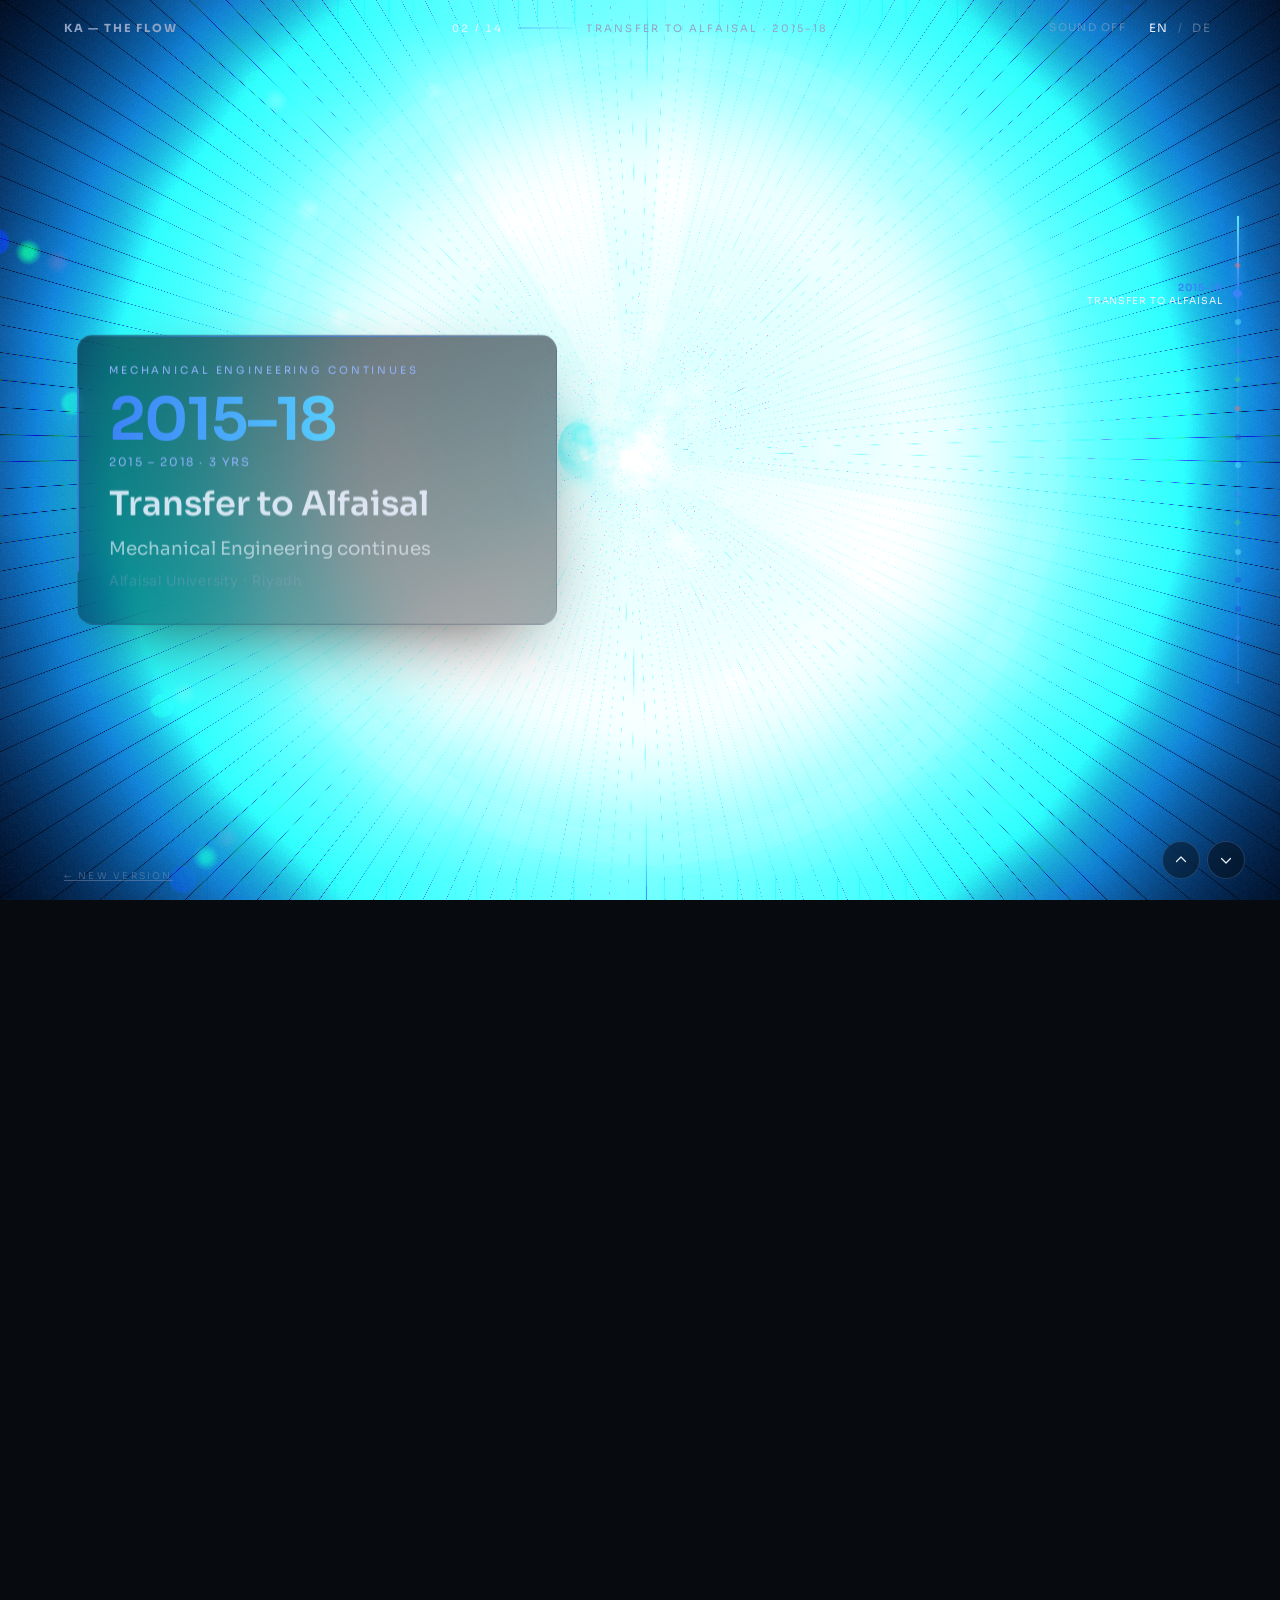
<file: classic.html>
<!doctype html>
<html lang="en">
<head>
<meta charset="utf-8" />
<meta name="viewport" content="width=device-width, initial-scale=1, viewport-fit=cover" />
<meta name="theme-color" content="#070A0F" />
<title>Khaled Abdelhadi · The Flow (classic 3D)</title>
<meta name="description" content="An interactive, cinematic CV — ride the coolant through the pipe of a simulation engineer's career." />

<link rel="preconnect" href="https://fonts.googleapis.com" />
<link rel="preconnect" href="https://fonts.gstatic.com" crossorigin />
<link href="https://fonts.googleapis.com/css2?family=Sora:wght@300;400;600;700&family=Inter:wght@400;500&display=swap" rel="stylesheet" />

<style>
  :root{
    --bg:#070A0F;
    --indigo:#3B2E8C;
    --blue-deep:#152C6E;
    --blue:#1D4ED8;
    --blue-bright:#3B82F6;
    --cyan:#5FE3FF;
    --ink:#EAF2FF;
    --ink-dim:#93A4C4;
    --font-display:"Sora", system-ui, sans-serif;
    --font-body:"Inter", system-ui, sans-serif;
  }
  *{ box-sizing:border-box; margin:0; padding:0; }
  html,body{ background:var(--bg); color:var(--ink); font-family:var(--font-body); }
  body{ overflow-x:hidden; }
  a{ color:inherit; }

  /* blended-blue gradient mesh sits behind the transparent WebGL canvas */
  .bg-mesh{
    position:fixed; inset:0; z-index:0;
    background:
      radial-gradient(60% 55% at 22% 18%, rgba(59,46,140,.55), transparent 60%),
      radial-gradient(55% 50% at 82% 22%, rgba(29,78,216,.34), transparent 62%),
      radial-gradient(70% 60% at 60% 100%, rgba(23,44,110,.55), transparent 60%),
      radial-gradient(40% 40% at 12% 82%, rgba(95,227,255,.10), transparent 60%),
      var(--bg);
  }
  #gl{ position:fixed; inset:0; width:100vw; height:100vh; z-index:1; display:block; }
  .grade{ position:fixed; inset:0; z-index:2; pointer-events:none;
    background:radial-gradient(120% 90% at 50% 42%, transparent 38%, rgba(4,6,12,.55) 80%, rgba(3,4,9,.94) 100%); }

  .overlay{ position:fixed; inset:0; z-index:3; pointer-events:none; }
  .overlay .st-inner,
  .overlay .h-inner,
  .overlay .o-inner{ position:absolute; inset:0; display:flex; flex-direction:column;
    justify-content:center; padding:clamp(1.4rem,6vw,7rem); }

  /* ---------------- header ---------------- */
  header{ position:fixed; top:0; left:0; right:0; z-index:6;
    display:flex; align-items:center; justify-content:space-between;
    padding:1.1rem clamp(1.4rem,5vw,4rem); }
  .mark{ font-family:var(--font-display); font-weight:700; letter-spacing:.16em;
    font-size:.7rem; text-transform:uppercase; color:var(--ink-dim); }
  .tools{ display:flex; align-items:center; gap:1.1rem; pointer-events:auto; }
  .lang{ display:flex; align-items:center; gap:.28rem;
    font-family:var(--font-display); font-size:.72rem; letter-spacing:.12em; }
  .lang button{ background:none; border:0; color:var(--ink); opacity:.34; cursor:pointer;
    font:inherit; padding:.2rem .3rem; letter-spacing:inherit; transition:opacity .25s; }
  .lang button.on{ opacity:1; }
  .lang span{ opacity:.22; }
  #sound{ background:none; border:0; color:var(--ink-dim); cursor:pointer;
    font-family:var(--font-display); font-size:.66rem; letter-spacing:.14em; text-transform:uppercase; opacity:.6; }
  #sound.on{ color:var(--cyan); opacity:1; }

  .rail{ position:fixed; right:clamp(.9rem,3vw,2.2rem); top:50%; transform:translateY(-50%);
    z-index:6; width:2px; height:36vh; background:rgba(147,180,255,.12); }
  .rail i{ position:absolute; left:0; right:0; top:0; height:0%;
    background:linear-gradient(var(--cyan), var(--blue-bright)); }

  /* ---------------- hero ---------------- */
  #hero{ z-index:4; }
  #hero{ --pw:clamp(170px,15.5vw,223px); --pr:clamp(1.4rem,13.9vw,200px); --pt:calc(50% - clamp(33px,3vw,39px)); }
  #hero .portrait{
    position:absolute; right:var(--pr); top:var(--pt); transform:translateY(-50%);
    width:var(--pw); aspect-ratio:1/1; border-radius:200px; overflow:hidden;
    -webkit-mask-image:radial-gradient(130% 130% at 50% 35%, #000 55%, transparent);
            mask-image:radial-gradient(130% 130% at 50% 35%, #000 55%, transparent);
  }
  #hero .portrait img{ width:100%; height:100%; object-fit:cover; object-position:49% 23%; display:block;
    filter:contrast(1.03) saturate(1.02); }
  #hero .portrait::after{ content:""; position:absolute; inset:0;
    background:linear-gradient(155deg, transparent 55%, rgba(7,10,15,.55));
    mix-blend-mode:normal; }
  #hero .h-eyebrow{ font-family:var(--font-display); letter-spacing:.34em; text-transform:uppercase;
    font-size:.66rem; color:var(--cyan); margin-bottom:1.4rem; }
  #hero h1{ font-family:var(--font-display); font-weight:300; line-height:.9;
    font-size:clamp(2.7rem,8.6vw,6.8rem); letter-spacing:-.02em; }
  #hero h1 b{ display:block; font-weight:700;
    background:linear-gradient(96deg, var(--blue-bright), var(--cyan));
    -webkit-background-clip:text; background-clip:text; color:transparent; }
  #hero .h-tag{ margin-top:1.1rem; font-family:var(--font-display); font-weight:400;
    color:var(--ink); font-size:clamp(.95rem,1.5vw,1.2rem); letter-spacing:.01em; }
  #hero .h-sub{ margin-top:1rem; max-width:34ch; color:var(--ink-dim);
    font-size:clamp(.9rem,1.25vw,1.05rem); line-height:1.65; }

  .scroll-cue{ position:absolute; left:50%; bottom:1.9rem; transform:translateX(-50%);
    font-family:var(--font-display); font-size:.62rem; letter-spacing:.34em; text-transform:uppercase;
    color:var(--ink-dim); display:flex; flex-direction:column; align-items:center; gap:.5rem; }
  .scroll-cue i{ width:1px; height:32px; background:linear-gradient(var(--cyan), transparent);
    animation:cue 1.9s ease-in-out infinite; }
  @keyframes cue{ 0%,100%{opacity:.12; transform:scaleY(.3);} 50%{opacity:1; transform:scaleY(1);} }

  /* ---------------- stations ---------------- */
  .station{ z-index:3; opacity:0; visibility:hidden; }
  .st-card{ max-width:48ch; }
  .st-kick{ font-family:var(--font-display); font-size:.64rem; letter-spacing:.28em;
    text-transform:uppercase; color:var(--cyan); margin-bottom:1rem; }
  .st-years{ font-family:var(--font-display); font-weight:700; font-size:clamp(3rem,9vw,7.2rem);
    line-height:.84; letter-spacing:-.03em;
    background:linear-gradient(94deg, var(--blue-bright), var(--cyan) 70%, #fff);
    -webkit-background-clip:text; background-clip:text; color:transparent; }
  .st-dur{ font-family:var(--font-display); font-size:.72rem; letter-spacing:.14em;
    text-transform:uppercase; color:var(--blue-tint, #93B4FF); margin-top:.45rem; }
  .st-org{ font-family:var(--font-display); font-weight:600; font-size:clamp(1.2rem,2.7vw,2.1rem); margin-top:.7rem; }
  .st-role{ font-family:var(--font-display); font-weight:400; color:var(--ink); margin-top:.35rem;
    font-size:clamp(.95rem,1.5vw,1.15rem); }
  .st-place{ color:var(--ink-dim); letter-spacing:.05em; margin-top:.3rem; font-size:.88rem; }
  .st-bullets{ margin-top:1.4rem; list-style:none; display:flex; flex-direction:column; gap:.6rem; }
  .st-bullets li{ color:var(--ink-dim); padding-left:1rem; position:relative; line-height:1.5;
    max-width:44ch; font-size:.94rem; }
  .st-bullets li::before{ content:""; position:absolute; left:0; top:.6em; width:5px; height:5px;
    background:var(--blue-bright); }
  .station.kind-upcoming .st-kick{ color:var(--cyan);
    display:inline-flex; align-items:center; gap:.5rem; }
  .station.kind-upcoming .st-kick::before{ content:""; width:7px; height:7px; border-radius:50%;
    background:var(--cyan); box-shadow:0 0 12px var(--cyan); animation:beacon 1.6s ease-in-out infinite; }
  @keyframes beacon{ 0%,100%{opacity:.35; transform:scale(.7);} 50%{opacity:1; transform:scale(1);} }
  .station.kind-upcoming .st-years{ -webkit-text-fill-color:var(--cyan); }
  /* education / training milestones read lighter — waypoints, not chapters */
  .station.kind-edu .st-years, .station.kind-training .st-years{
    font-size:clamp(2.2rem,6vw,4.6rem); font-weight:600; }
  .station.kind-edu .st-kick, .station.kind-training .st-kick{ color:var(--blue-tint, #93B4FF); }
  .station.kind-venture .st-kick{ color:var(--blue-bright); }

  /* degree gates — red when a chapter opens, green when it's passed */
  .station.gate-start .st-years{
    background:linear-gradient(94deg,#FF5A5A,#FFB199); -webkit-background-clip:text;
    background-clip:text; color:transparent; }
  .station.gate-done .st-years{
    background:linear-gradient(94deg,#2EBF7B,#8CF5C6); -webkit-background-clip:text;
    background-clip:text; color:transparent; }
  .station.gate-start .st-kick, .station.gate-done .st-kick{
    display:inline-flex; align-items:center; gap:.55rem;
    font-size:.62rem; letter-spacing:.3em; }
  .station.gate-start .st-kick{ color:#FF8A8A; }
  .station.gate-done .st-kick{ color:#5EE6A8; }
  .station.gate-start .st-kick::before, .station.gate-done .st-kick::before{
    content:""; width:22px; height:1px; }
  .station.gate-start .st-kick::before{ background:linear-gradient(90deg,transparent,#FF5A5A); }
  .station.gate-done .st-kick::before{ background:linear-gradient(90deg,transparent,#3ECF8E); }
  /* the training gate — a single purple valve in the line */
  .station.gate-train .st-years{
    background:linear-gradient(94deg,#9E6BFF,#D9C4FF); -webkit-background-clip:text;
    background-clip:text; color:transparent; }
  .station.gate-train .st-kick{ color:#BE9CFF;
    display:inline-flex; align-items:center; gap:.55rem;
    font-size:.62rem; letter-spacing:.3em; }
  .station.gate-train .st-kick::before{ content:""; width:22px; height:1px;
    background:linear-gradient(90deg,transparent,#9E6BFF); }

  /* the job illustration panel — an engineering sketch that draws itself */
  .st-viz-wrap{
    position:absolute; right:clamp(1.2rem,6vw,7rem); top:50%; transform:translateY(-50%);
    width:clamp(280px,34vw,500px); pointer-events:none; }
  /* soft dark halo behind each projection so it reads on ANY background,
     including the bright tunnel core on phones */
  /* no halo on desktop: the projections carry real transparency, so any box shows */
  .st-viz-wrap::before{ content:none; }
  @media (max-width:720px){
    .st-viz-wrap::before{ content:""; position:absolute; inset:-30%; z-index:-1; border-radius:50%;
      background:radial-gradient(closest-side, rgba(4,7,13,.55), transparent); } }
  .st-viz{ width:100%; height:auto; display:block;
    filter:drop-shadow(0 0 26px rgba(59,130,246,.20)); }

  /* generated still shown as a PROJECTION: the image files carry real
     transparency (black baked to alpha), so only the lit subject + its glow
     float in the pipe. A soft radial mask kills any residual edge.
     Hologram life: a light sweep + a faint flicker make it feel projected. */
  .st-photo{ position:relative;
    -webkit-mask-image:radial-gradient(120% 120% at 50% 50%, #000 58%, transparent 92%);
            mask-image:radial-gradient(120% 120% at 50% 50%, #000 58%, transparent 92%); }
  .st-photo img{ width:100%; height:auto; display:block; transform-origin:60% 45%;
    filter:drop-shadow(0 0 14px rgba(95,227,255,.12));
    animation:kenburns 22s ease-in-out infinite alternate,
              holoflicker 8.5s linear infinite; }
  /* the light sweep is masked by the projection itself, so it only ever touches the subject */
  .st-photo::after{ content:""; position:absolute; inset:0;
    -webkit-mask-image:var(--img); mask-image:var(--img);
    -webkit-mask-size:100% 100%; mask-size:100% 100%; -webkit-mask-repeat:no-repeat; mask-repeat:no-repeat;
    background:linear-gradient(112deg, transparent 43%,
      rgba(170,225,255,.16) 50%, rgba(170,225,255,.05) 53%, transparent 60%);
    animation:sheen 6.5s ease-in-out infinite; pointer-events:none; }
  @keyframes kenburns{ from{ transform:scale(1.02) translate(0,0); }
                       to{ transform:scale(1.12) translate(-2.5%,1.5%); } }
  @keyframes sheen{ 0%{ transform:translateX(-130%);} 55%{ transform:translateX(130%);}
                    100%{ transform:translateX(130%);} }
  @keyframes holoflicker{ 0%,89%,100%{ opacity:1; } 90%{ opacity:.96; }
                          91.5%{ opacity:1; } 93%{ opacity:.94; } 94%{ opacity:1; } }
  @media (prefers-reduced-motion:reduce){
    .st-photo img{ animation:none; } .st-photo::after{ animation:none; display:none; } }

  /* video projections — screen blending melts their black into the pipe */
  .st-video{ position:fixed; right:clamp(1.2rem,6vw,7rem); top:50%;
    width:clamp(280px,34vw,500px); height:auto; z-index:3;
    mix-blend-mode:screen; opacity:0; visibility:hidden; pointer-events:none;
    /* crush the residual room/floor: darks -> true black, subject untouched */
    filter:contrast(1.32) brightness(1.04) saturate(1.08);
    -webkit-mask-image:radial-gradient(115% 115% at 50% 48%, #000 46%, transparent 82%);
            mask-image:radial-gradient(115% 115% at 50% 48%, #000 46%, transparent 82%); }
  /* when a station has a live video, its still image steps aside */
  .station.has-video .st-viz-wrap{ display:none; }

  /* the route — positions list beside the portrait */
  #route{ position:absolute; right:calc(var(--pr) + var(--pw) / 2); transform:translateX(50%);
    top:calc(var(--pt) + var(--pw) / 2 + 1.7rem);
    width:max-content; max-width:clamp(200px,24vw,340px); }
  #route .r-title{ font-family:var(--font-display); font-size:.6rem; letter-spacing:.3em;
    text-transform:uppercase; color:var(--ink-dim); margin-bottom:.6rem; }
  #route ol{ list-style:none; display:flex; flex-direction:column; gap:.28rem; }
  #route li{ display:flex; gap:.7rem; font-size:.72rem; color:var(--ink-dim); line-height:1.35; }
  #route li b{ font-family:var(--font-display); font-weight:600; color:var(--blue-bright);
    min-width:4.4em; font-size:.66rem; letter-spacing:.04em; padding-top:.08em; }
  #route li.up span, #route li.up b{ color:var(--cyan); }

  /* ---------------- outro ---------------- */
  #outro{ z-index:4; opacity:0; visibility:hidden; }
  #outro .o-kick{ font-family:var(--font-display); font-size:.64rem; letter-spacing:.3em;
    text-transform:uppercase; color:var(--cyan); margin-bottom:1.1rem; }
  #outro .o-line{ font-family:var(--font-display); font-weight:300; line-height:1.15;
    font-size:clamp(1.5rem,3.6vw,2.9rem); max-width:20ch; }
  #outro .o-loc{ margin-top:1.4rem; color:var(--ink-dim); font-size:.92rem; letter-spacing:.03em; }
  #outro .o-links{ margin-top:1.8rem; display:flex; flex-wrap:wrap; gap:1.4rem; align-items:center; pointer-events:auto; }
  #outro .o-links a, #outro .o-links button{
    font-family:var(--font-display); font-size:.8rem; letter-spacing:.06em;
    color:var(--ink); text-decoration:none; border:0; background:none; cursor:pointer;
    border-bottom:1px solid rgba(147,180,255,.3); padding-bottom:.2rem; }
  #outro .o-links a.cta{ border:1px solid var(--cyan); color:var(--cyan); padding:.6rem 1.1rem; border-radius:2px; }
  #replay{ color:var(--ink-dim) !important; border-bottom-color:transparent !important; }

  /* ---------------- preloader ---------------- */
  #preloader{ position:fixed; inset:0; z-index:20; background:var(--bg);
    display:flex; align-items:center; justify-content:center; flex-direction:column; gap:1.3rem;
    transition:opacity .9s ease, visibility .9s; }
  #preloader.done{ opacity:0; visibility:hidden; }
  #preloader .pl-label{ font-family:var(--font-display); letter-spacing:.42em; text-transform:uppercase;
    font-size:.64rem; color:var(--ink-dim); }
  #preloader .pl-bar{ width:min(220px,48vw); height:1px; background:#18203a; position:relative; overflow:hidden; }
  #preloader .pl-bar i{ position:absolute; inset:0 auto 0 0; width:0%;
    background:linear-gradient(90deg, var(--blue-bright), var(--cyan)); }

  .fine{ position:fixed; left:clamp(1.4rem,5vw,4rem); bottom:1.15rem; z-index:6;
    font-family:var(--font-display); font-size:.58rem; letter-spacing:.24em; text-transform:uppercase;
    color:var(--ink-dim); opacity:.4; }

  @media (max-width:720px){
    #hero .portrait{ position:static; transform:none; margin-bottom:1.2rem; width:min(46vw,180px); }
    #route{ position:static; transform:none; width:auto; max-width:none; margin:.9rem 0 0; }
    #route ol{ gap:.16rem; }
    #route li{ font-size:.66rem; }
    .overlay .h-inner{ justify-content:flex-end; padding-bottom:3.5rem;
      background:linear-gradient(180deg, transparent 26%, rgba(5,8,14,.86) 60%); }

    /* stations: projection floats top-centre over the pipe mouth,
       text reads on a dark scrim anchored to the bottom */
    .overlay .st-inner{ justify-content:flex-end; padding-bottom:3.2rem;
      background:linear-gradient(180deg, transparent 30%, rgba(5,8,14,.88) 62%); }
    .st-viz-wrap{ left:50%; right:auto; top:6%; width:min(76vw,340px); }
    .st-card{ max-width:none; }
    .st-years{ font-size:2.6rem; }
    .st-org{ font-size:1.25rem; }
    .st-role{ font-size:.95rem; }
    .st-bullets li{ font-size:.88rem; max-width:none; }
    .st-bullets{ margin-top:1rem; gap:.45rem; }

    /* outro joins the bottom-anchored pattern */
    .overlay .o-inner{ justify-content:flex-end; padding-bottom:4rem;
      background:linear-gradient(180deg, transparent 30%, rgba(5,8,14,.88) 62%); }
    #outro .o-line{ max-width:none; font-size:1.35rem; }

    .rail{ display:none; }
  }
  @media (max-height:600px) and (min-width:721px){
    #route{ display:none; }  /* very short windows: keep the hero clean */
  }
  @media (max-width:720px) and (max-height:719px){
    #route{ display:none; }  /* short phones: name + portrait take priority */
  }
  @media (prefers-reduced-motion:reduce){ .scroll-cue i{ animation:none; } }

  /* ================= PRO layer ================= */
  body.post .bg-mesh, body.post .grade{ display:none; }   /* drawn in the shader instead */
  #hud{ position:absolute; left:50%; top:50%; transform:translate(-50%,-50%);
    display:flex; align-items:center; gap:.9rem; font-family:var(--font-display);
    font-size:.64rem; letter-spacing:.22em; text-transform:uppercase; color:var(--ink-dim);
    opacity:0; transition:opacity .6s; white-space:nowrap; }
  body.in-pipe #hud{ opacity:1; }
  #hud .hud-idx{ color:var(--ink); font-variant-numeric:tabular-nums; }
  #hud .hud-flow{ width:54px; height:1px; background:rgba(147,180,255,.16); position:relative; overflow:hidden; }
  #hud .hud-flow i{ position:absolute; inset:0; transform-origin:left; transform:scaleX(.08);
    background:linear-gradient(90deg,var(--blue-bright),var(--cyan)); }
  #hud .hud-org{ max-width:36ch; overflow:hidden; text-overflow:ellipsis; }
  #hud .hud-org.swap{ animation:hudswap .55s cubic-bezier(.2,.7,.2,1); }
  @keyframes hudswap{ from{ opacity:0; transform:translateY(6px); filter:blur(4px);} to{ opacity:1; transform:none; filter:none;} }

  /* timeline: one dot per station, click to travel */
  #tl{ position:fixed; right:clamp(.9rem,3vw,2.2rem); top:50%; transform:translateY(-50%);
    z-index:7; height:52vh; width:14px; pointer-events:auto; opacity:0; transition:opacity .6s; }
  body.in-pipe #tl{ opacity:1; }
  #tl .tl-track{ position:absolute; left:6px; top:0; bottom:0; width:2px; background:rgba(147,180,255,.12); }
  #tl .tl-fill{ position:absolute; left:0; right:0; top:0; height:var(--p,0%);
    background:linear-gradient(var(--cyan), var(--blue-bright)); box-shadow:0 0 10px rgba(95,227,255,.5); }
  #tl .tl-list{ position:absolute; inset:0; }
  #tl .tl-dot{ position:absolute; left:0; top:var(--p); transform:translateY(-50%); width:14px; height:14px;
    background:none; border:0; padding:0; cursor:pointer; display:grid; place-items:center; }
  #tl .tl-dot i{ width:6px; height:6px; border-radius:50%; background:var(--c); opacity:.45;
    transition:transform .35s cubic-bezier(.2,.7,.2,1), opacity .35s, box-shadow .35s; }
  #tl .tl-dot.kind-edu i{ width:5px; height:5px; border-radius:1px; transform:rotate(45deg); }
  #tl .tl-dot:hover i, #tl .tl-dot.on i{ opacity:1; transform:scale(1.7); box-shadow:0 0 14px var(--c); }
  #tl .tl-dot.kind-edu:hover i, #tl .tl-dot.kind-edu.on i{ transform:rotate(45deg) scale(1.6); }
  #tl .tl-lab{ position:absolute; right:22px; top:50%; transform:translate(8px,-50%); opacity:0;
    pointer-events:none; white-space:nowrap; text-align:right; display:flex; flex-direction:column; gap:.1rem;
    transition:opacity .25s, transform .25s; }
  #tl .tl-dot:hover .tl-lab, #tl .tl-dot.on .tl-lab{ opacity:1; transform:translate(0,-50%); }
  #tl .tl-lab b{ font-family:var(--font-display); font-weight:600; font-size:.62rem; letter-spacing:.08em; color:var(--c); }
  #tl .tl-lab em{ font-style:normal; font-family:var(--font-display); font-size:.6rem; letter-spacing:.1em;
    text-transform:uppercase; color:var(--ink-dim); }
  #tl .tl-dot.on .tl-lab em{ color:var(--ink); }

  /* prev / next */
  #navbtns{ position:fixed; right:clamp(.9rem,3vw,2.2rem); bottom:1.3rem; z-index:7; display:flex; gap:.4rem;
    opacity:0; transition:opacity .6s; }
  body.in-pipe #navbtns{ opacity:1; }
  #navbtns button{ width:38px; height:38px; border-radius:50%; border:1px solid rgba(147,180,255,.22);
    background:rgba(7,10,15,.45); backdrop-filter:blur(10px); -webkit-backdrop-filter:blur(10px);
    color:var(--ink); cursor:pointer; display:grid; place-items:center; transition:border-color .3s, background .3s, transform .3s; }
  #navbtns button:hover{ border-color:var(--cyan); background:rgba(29,78,216,.28); transform:translateY(-1px); }
  #navbtns svg{ width:18px; height:18px; fill:none; stroke:currentColor; stroke-width:1.6; stroke-linecap:round; stroke-linejoin:round; }

  #flash{ position:fixed; inset:0; z-index:2; pointer-events:none; opacity:0; }
  #cursor{ position:fixed; left:0; top:0; z-index:8; pointer-events:none; width:280px; height:280px; margin:-140px 0 0 -140px;
    border-radius:50%; mix-blend-mode:screen; will-change:transform;
    background:radial-gradient(circle, rgba(95,227,255,.16), rgba(59,130,246,.06) 42%, transparent 70%); }
  @media (hover:none), (pointer:coarse){ #cursor{ display:none; } }

  /* hero: letters rise once the preloader clears; portrait tilts with the pointer */
  #hero h1 i{ font-style:normal; display:inline-block; opacity:0; transform:translateY(.55em) rotate(4deg); }
  body.ready #hero h1 i{ animation:rise 1.1s cubic-bezier(.2,.8,.2,1) forwards; animation-delay:calc(.12s + var(--k) * 45ms); }
  #hero h1 b i{ background:inherit; -webkit-background-clip:text; background-clip:text; color:transparent; }
  @keyframes rise{ to{ opacity:1; transform:none; } }
  #hero .portrait{ transition:transform .12s linear; will-change:transform; }
  .scroll-cue small{ font-size:.52rem; letter-spacing:.18em; opacity:.45; text-transform:none; }
  #preloader .pl-pct{ font-family:var(--font-display); font-size:.62rem; letter-spacing:.3em; color:var(--blue-bright); font-variant-numeric:tabular-nums; }

  /* glass card + per-line choreography + tool chips */
  .st-card{ position:relative; padding:clamp(1.1rem,2.2vw,1.8rem) clamp(1.2rem,2.4vw,2rem);
    border-radius:16px; background:linear-gradient(160deg, rgba(10,16,28,.62), rgba(7,10,15,.34));
    border:1px solid rgba(147,180,255,.12); backdrop-filter:blur(16px) saturate(1.2); -webkit-backdrop-filter:blur(16px) saturate(1.2);
    box-shadow:0 30px 80px -30px rgba(0,0,0,.7), inset 0 1px 0 rgba(255,255,255,.04); }
  .st-card::before{ content:""; position:absolute; left:0; right:0; top:0; height:1px; border-radius:16px 16px 0 0;
    background:linear-gradient(90deg, transparent, var(--c, var(--cyan)) 30%, var(--c, var(--cyan)) 60%, transparent); opacity:.8; }
  .st-card::after{ content:""; position:absolute; left:-1px; top:18%; bottom:18%; width:2px; border-radius:2px;
    background:var(--c, var(--cyan)); box-shadow:0 0 16px var(--c, var(--cyan)); opacity:.7; }
  .st-card > *{ will-change:transform, opacity; }
  /* nowrap dropped on purpose: longer ranges like "2022–25" left too little
     margin against fallback-font metrics before Sora loads, and could clip
     against the card edge. Wrapping is a safe fallback that never happens
     in practice at this reduced size, but guarantees no visual cut if it did. */
  .st-years{ font-size:clamp(2.4rem,6.2vw,5.4rem); line-height:.94; }
  .station.kind-edu .st-years{ font-size:clamp(1.8rem,4.6vw,3.8rem); }
  .st-tools{ display:flex; flex-wrap:wrap; gap:.4rem; margin-top:1rem; }
  .st-tools span{ font-family:var(--font-display); font-size:.6rem; letter-spacing:.1em; text-transform:uppercase;
    color:var(--ink); padding:.34rem .6rem; border-radius:999px; border:1px solid rgba(147,180,255,.18);
    background:rgba(29,78,216,.14); }
  .station.gate-start .st-tools span{ border-color:rgba(255,107,107,.3); background:rgba(255,90,90,.1); }
  .station.gate-done .st-tools span{ border-color:rgba(62,207,142,.3); background:rgba(62,207,142,.1); }
  .st-viz-wrap{ will-change:transform, opacity; }

  #outro .o-stats{ margin-top:1.6rem; display:flex; gap:2.2rem; flex-wrap:wrap; }
  #outro .o-stats b{ display:block; font-family:var(--font-display); font-weight:600; font-size:1.5rem; letter-spacing:-.01em;
    background:linear-gradient(94deg, var(--blue-bright), var(--cyan)); -webkit-background-clip:text; background-clip:text; color:transparent; }
  #outro .o-stats span{ font-family:var(--font-display); font-size:.6rem; letter-spacing:.24em; text-transform:uppercase; color:var(--ink-dim); }
  #copy.ok{ color:var(--cyan) !important; }

  @media (max-width:720px){
    #hud .hud-org, #hud .hud-flow{ display:none; }
    #hud{ position:static; transform:none; }
    #tl{ right:auto; left:50%; top:auto; bottom:.9rem; transform:translateX(-50%); height:14px; width:min(62vw,300px); }
    #tl .tl-track{ left:0; right:0; top:6px; bottom:auto; width:auto; height:2px; }
    #tl .tl-fill{ top:0; bottom:0; height:auto; width:var(--p,0%); background:linear-gradient(90deg,var(--blue-bright),var(--cyan)); }
    #tl .tl-dot{ top:0; left:var(--p); transform:translateX(-50%); }
    #tl .tl-lab{ display:none; }
    #navbtns{ right:.9rem; bottom:.7rem; }
    #navbtns button{ width:34px; height:34px; }
    .st-card{ padding:1rem 1.1rem; border-radius:12px; }
    .scroll-cue small{ display:none; }
    .rail{ display:none; }
    /* header stays on one line with HUD + sound + language */
    header{ padding:.9rem 1rem; gap:.6rem; }
    .mark{ white-space:nowrap; font-size:.6rem; letter-spacing:.12em; }
    #sound{ white-space:nowrap; font-size:.58rem; }
    .tools{ gap:.7rem; }
    #hud{ font-size:.6rem; }
    /* hero: room above the eyebrow, and the scroll cue sits below the copy */
    #hero .h-eyebrow{ margin-top:1.1rem; margin-bottom:.8rem; }
    .overlay .h-inner{ padding-bottom:6.2rem; }
    #route ol{ gap:.08rem; }
    /* bottom strip belongs to the timeline on phones */
    body.in-pipe .fine{ display:none; }
  }
  @media (prefers-reduced-motion:reduce){ #hero h1 i{ opacity:1; transform:none; animation:none !important; } #hud .hud-org.swap{ animation:none; } }
</style>
</head>
<body>

<div id="preloader">
  <div class="pl-label" id="pl-label">Priming the flow</div>
  <div class="pl-bar"><i></i></div>
  <div class="pl-pct" id="pl-pct">000</div>
</div>

<div class="bg-mesh"></div>
<canvas id="gl"></canvas>
<div class="grade"></div>
<nav id="tl" aria-label="Timeline"><div class="tl-track"><div class="tl-fill"></div></div><div class="tl-list"></div></nav>
<div id="navbtns">
  <button id="prev" type="button" aria-label="Previous station"><svg viewBox="0 0 24 24"><path d="M6 14l6-6 6 6"/></svg></button>
  <button id="next" type="button" aria-label="Next station"><svg viewBox="0 0 24 24"><path d="M6 10l6 6 6-6"/></svg></button>
</div>
<div id="flash"></div>
<div id="cursor"></div>

<header>
  <div class="mark">KA — The Flow</div>
  <div id="hud" aria-live="polite">
    <span class="hud-idx">00 / 14</span>
    <span class="hud-flow"><i></i></span>
    <span class="hud-org">The Flow</span>
  </div>
  <div class="tools">
    <!-- Sound toggle hidden until we have a real ambient audio loop.
         Un-hide by removing the hidden attribute; wiring is in app.js. -->
    <button id="sound">Sound off</button>
    <nav class="lang" aria-label="Language">
      <button data-lang="en" class="on">EN</button><span>/</span><button data-lang="de">DE</button>
    </nav>
  </div>
</header>

<!-- HERO -->
<div class="overlay" id="hero">
  <div class="h-inner">
    <div class="portrait"><img src="assets/portrait.jpg?v=9" alt="Khaled Abdelhadi" /></div>
    <div id="route"><div class="r-title">The route</div><ol></ol></div>
    <div class="h-eyebrow">Interactive CV</div>
    <h1><span class="w"><i style="--k:0">K</i><i style="--k:1">h</i><i style="--k:2">a</i><i style="--k:3">l</i><i style="--k:4">e</i><i style="--k:5">d</i></span><b><i style="--k:7">A</i><i style="--k:8">b</i><i style="--k:9">d</i><i style="--k:10">e</i><i style="--k:11">l</i><i style="--k:12">h</i><i style="--k:13">a</i><i style="--k:14">d</i><i style="--k:15">i</i></b></h1>
    <div class="h-tag"></div>
    <p class="h-sub"></p>
  </div>
  <div class="scroll-cue"><span>Scroll</span><i></i><small data-i18n="keys">↑ ↓ to travel · M for sound</small></div>
</div>

<!-- STATIONS (built by app.js from content.js) -->
<div id="stations"></div>

<!-- OUTRO -->
<div class="overlay" id="outro">
  <div class="o-inner"><div class="st-card">
    <div class="o-kick"></div>
    <div class="o-line"></div>
    <div class="o-loc"></div>
    <div class="o-stats"></div>
    <div class="o-links">
      <a class="cta" href="assets/Khaled-Abdelhadi-CV.pdf" download id="dl-cv">Download CV</a>
      <a href="https://www.linkedin.com/in/khaled-de" target="_blank" rel="noopener">LinkedIn</a>
      <a href="mailto:kabdelhadi795@gmail.com">kabdelhadi795@gmail.com</a>
      <button id="copy">Copy link</button>
      <button id="replay">Back to start</button>
    </div>
  </div></div>
</div>

<div class="fine"><a href="index.html" style="pointer-events:auto">← New version</a></div>

<div id="scroll-space"></div>

<script src="lib/three.min.js"></script>
<script src="lib/gsap.min.js"></script>
<script src="lib/ScrollTrigger.min.js"></script>
<script src="lib/lenis.min.js"></script>
<script src="src/content.js?v=22"></script>
<script src="src/scenes.js?v=22"></script>
<script src="src/viz.js?v=22"></script>
<script src="src/space.js?v=22"></script>
<script src="src/app.js?v=22"></script>
<script src="js/cv-download.js?v=1"></script>
<!-- Cloudflare Web Analytics -->
<script>
  if (/github\.io$/.test(location.hostname)) {
    var cf = document.createElement("script"); cf.defer = true; cf.src = "https://static.cloudflareinsights.com/beacon.min.js";
    cf.setAttribute("data-cf-beacon", '{"token": "b633bb582eb5485fb69f177713461f6e"}'); document.body.appendChild(cf);
  }
</script>
<!-- End Cloudflare Web Analytics -->
</body>
</html>
</file>
